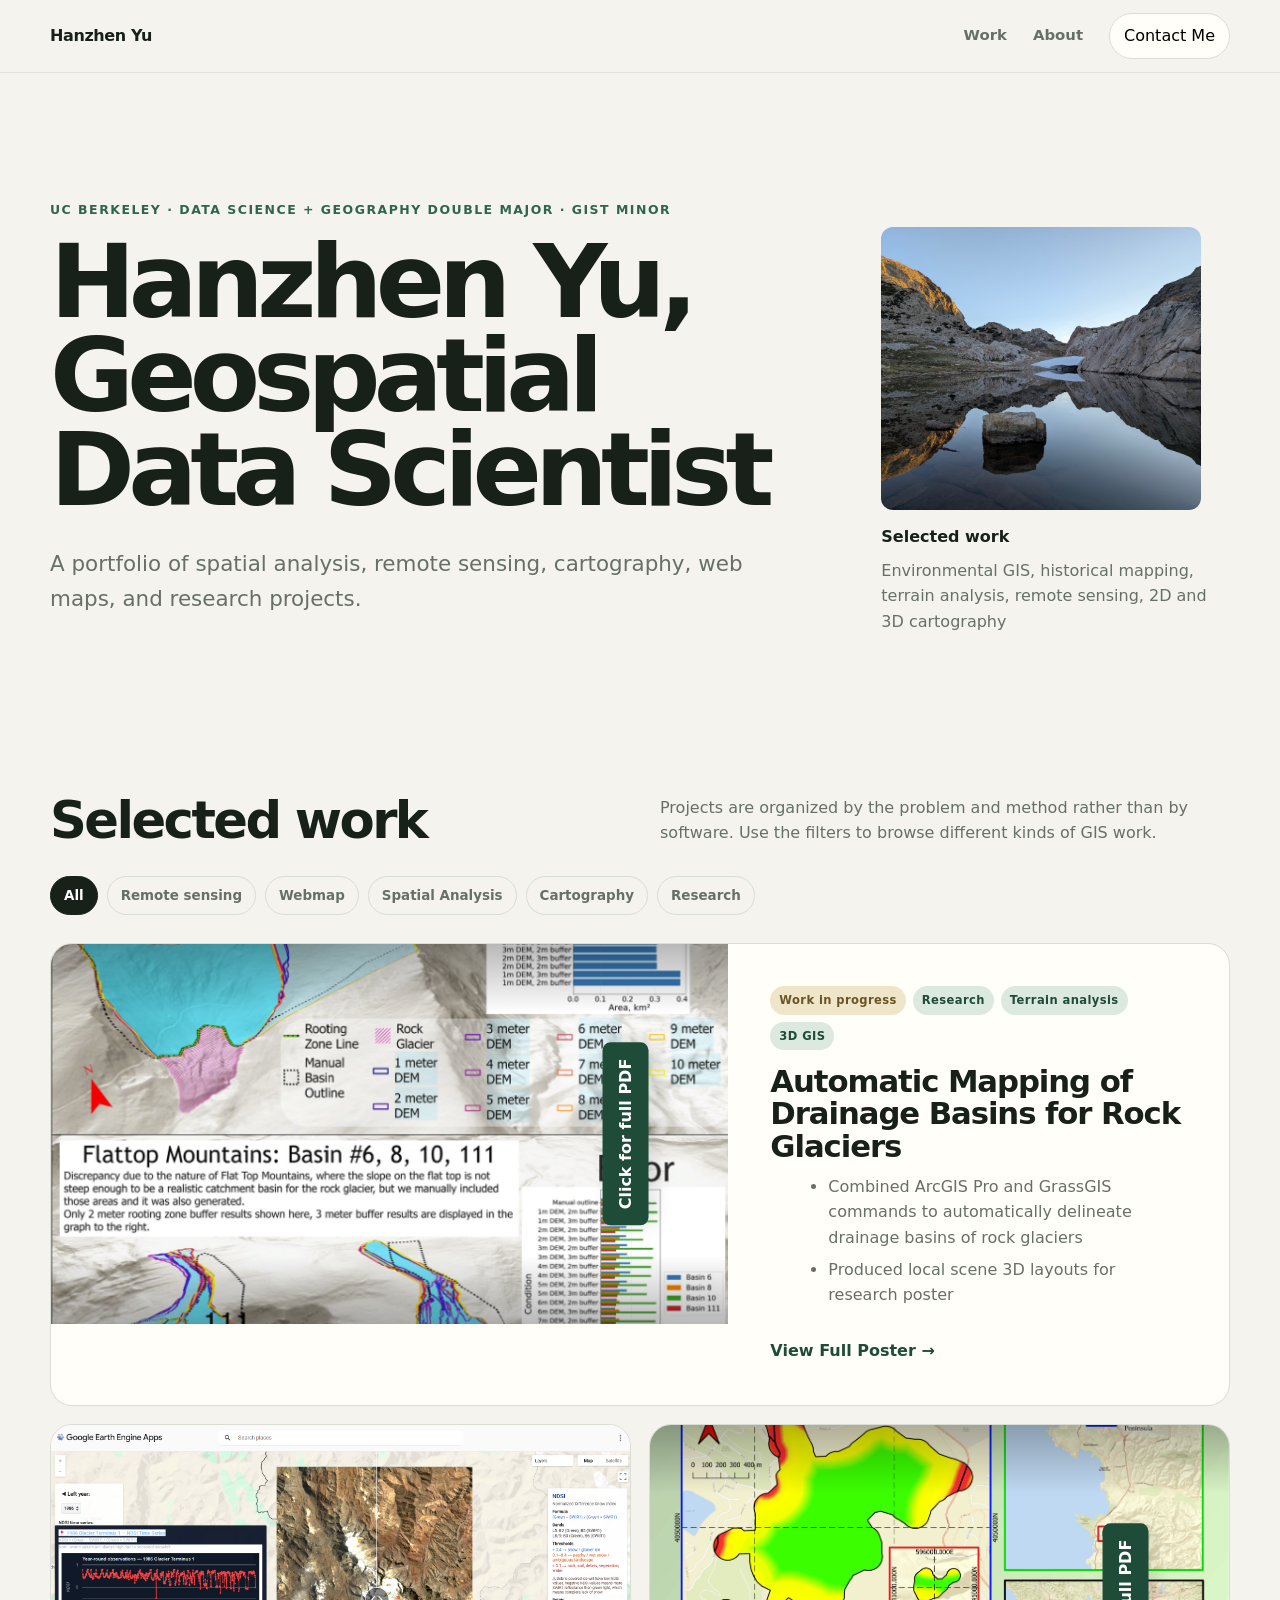
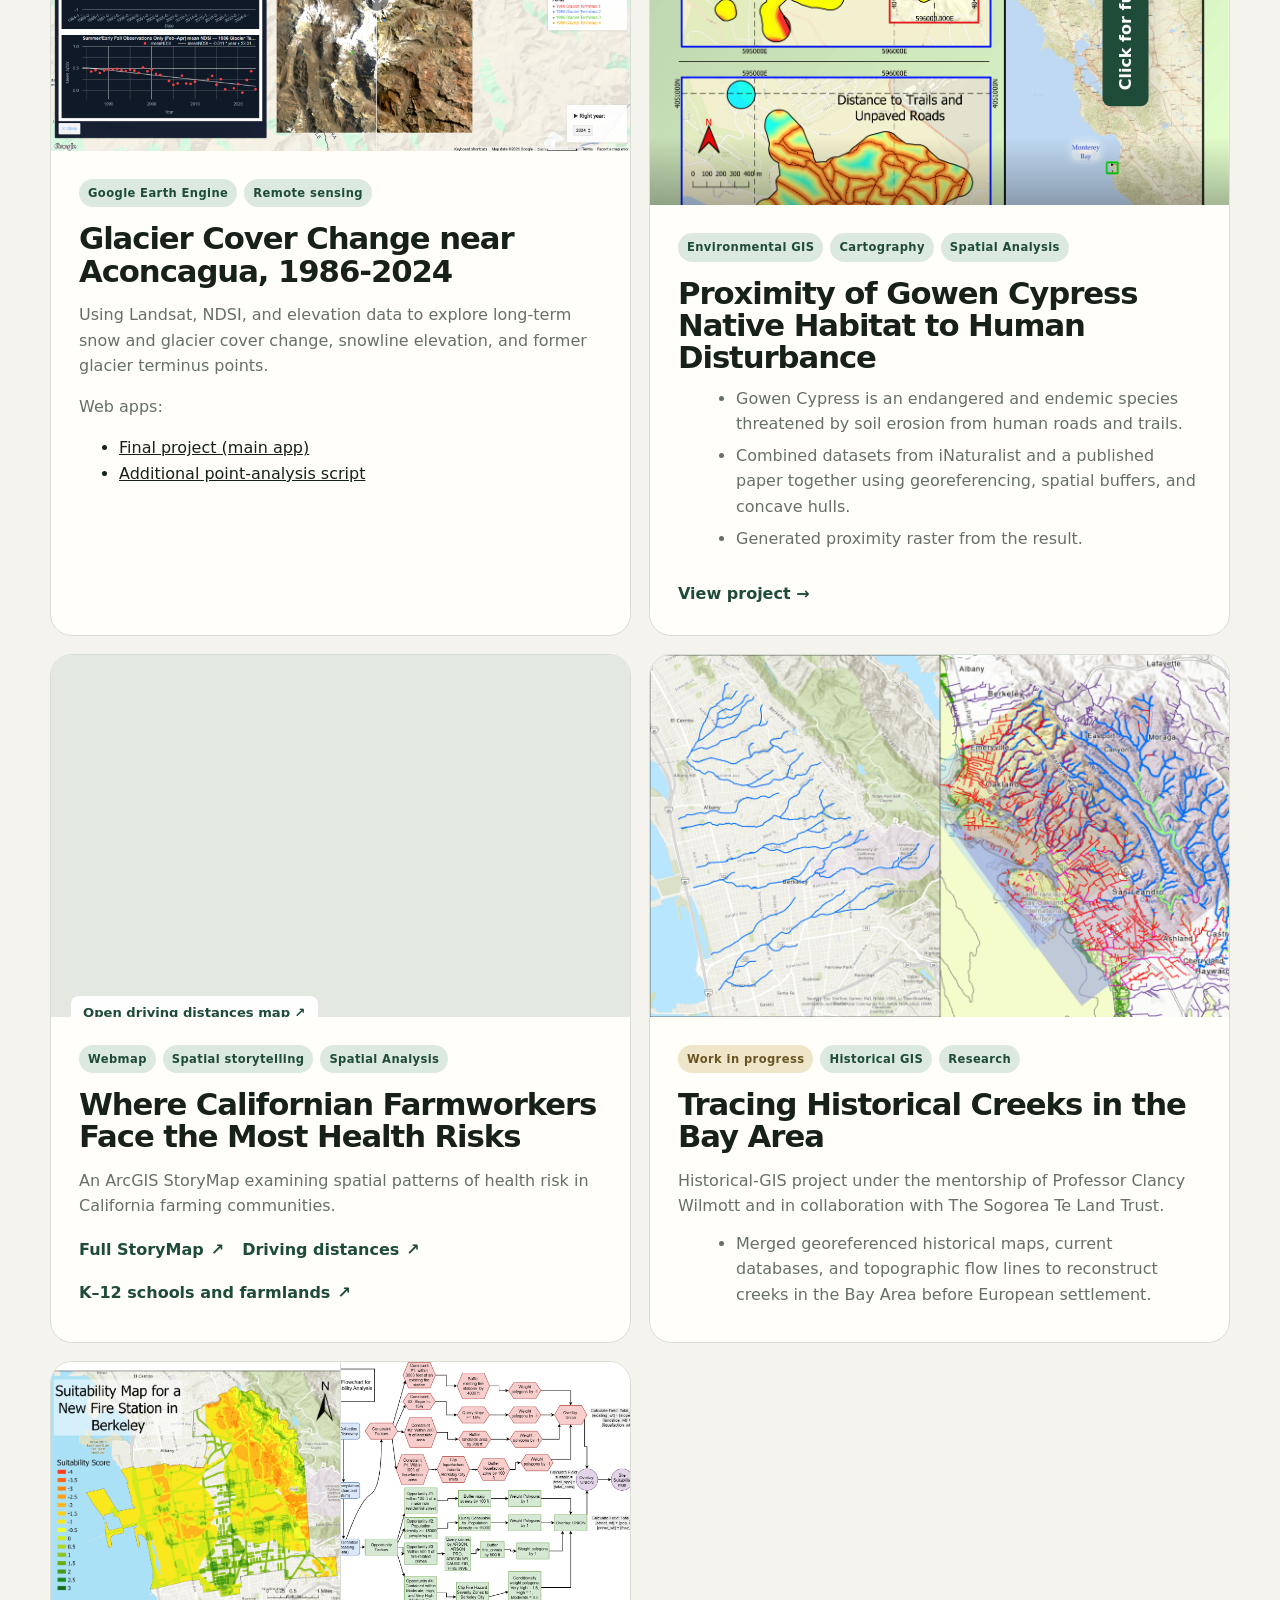
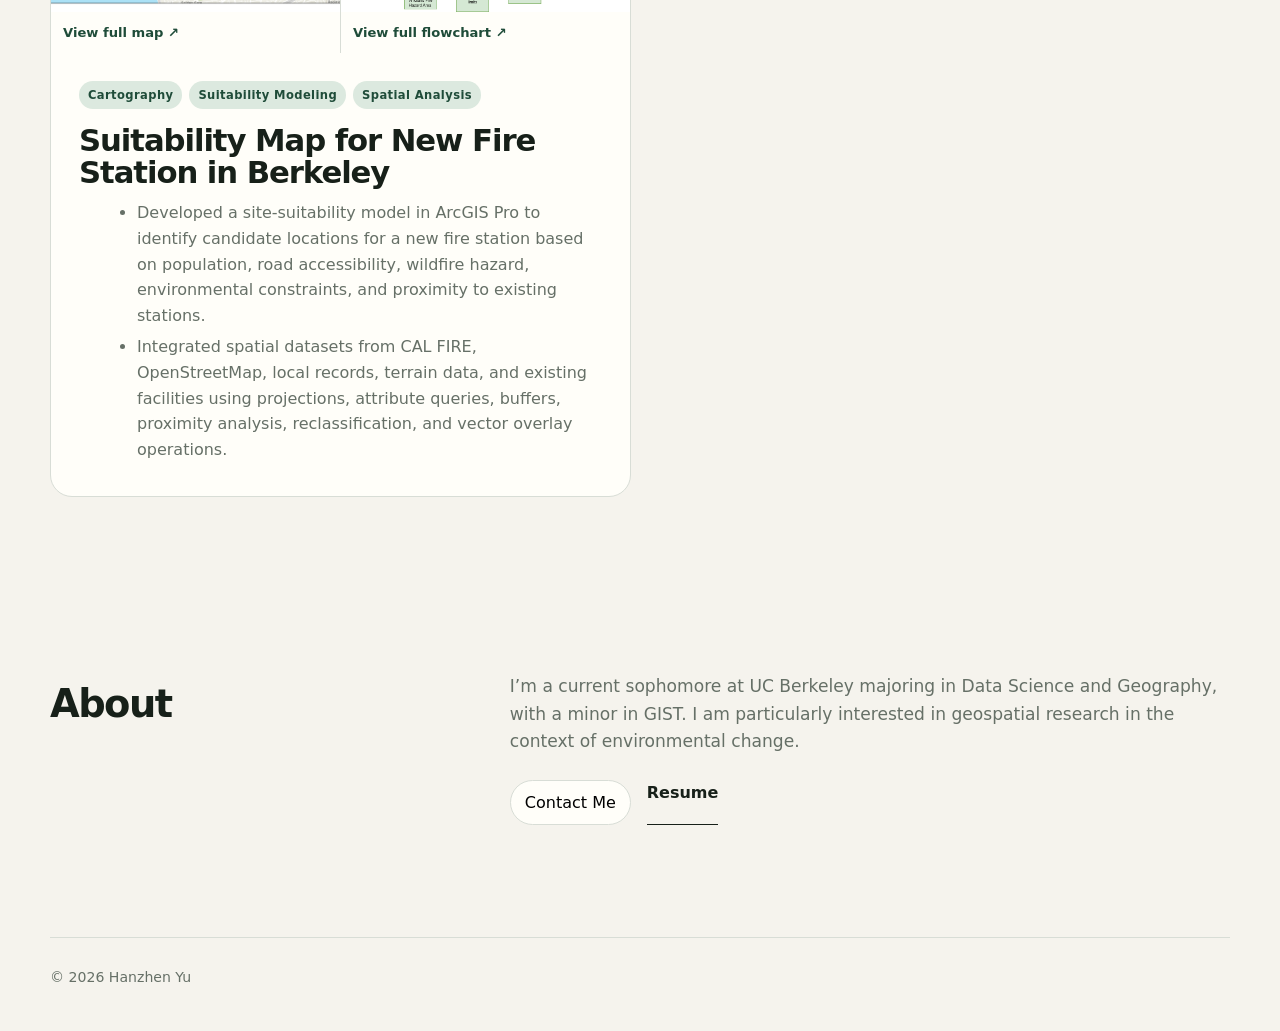
<file: index.html>
<!doctype html>
<html lang="en">
<head>
  <meta charset="utf-8">
  <meta name="viewport" content="width=device-width, initial-scale=1">
  <meta name="description" content="Hanzhen Yu - GIS, geography, cartography, remote sensing, and spatial data portfolio.">
  <title>Hanzhen Yu | GIS & Spatial Data</title>
  <link rel="stylesheet" href="styles.css">
</head>
<body>
  <header class="site-header">
    <nav class="nav wrap" aria-label="Main navigation">
      <a class="brand" href="index.html">Hanzhen Yu</a>
      <div class="nav-links">
        <a href="#work">Work</a>
        <a href="#about">About</a>
        <button type="button" class="nav-cta open-contact" id="contactBtn">Contact Me</button>
      </div>
    </nav>
  </header>

  <main>
    <section class="hero wrap">
      <div>
        <p class="kicker">UC BERKELEY · DATA SCIENCE + GEOGRAPHY DOUBLE MAJOR · GIST MINOR</p>
        <h1>Hanzhen Yu, Geospatial Data Scientist</h1>
        <p class="lead">A portfolio of spatial analysis, remote sensing, cartography, web maps, and research projects.</p>
      </div>
      <aside class="hero-aside">
        <div class="hero-image-small">
          <img src="assets/better_lake.jpg" alt="Lake scene">
        </div>
        <strong>Selected work</strong>
        <p>Environmental GIS, historical mapping, terrain analysis, remote sensing, 2D and 3D cartography</p>
      </aside>
    </section>

    <section class="section wrap" id="work">
      <div class="section-head">
        <h2>Selected work</h2>
        <p>Projects are organized by the problem and method rather than by software. Use the filters to browse different kinds of GIS work.</p>
      </div>

      <div class="filters" aria-label="Project filters">
        <button class="filter-btn active" data-filter="all">All</button>
        <button class="filter-btn" data-filter="remote">Remote sensing</button>
        <button class="filter-btn" data-filter="web">Webmap</button>
        <button class="filter-btn" data-filter="spatial-analysis">Spatial Analysis</button>
        <button class="filter-btn" data-filter="cartography">Cartography</button>
        <button class="filter-btn" data-filter="research">Research</button>
      </div>

      <div class="project-grid">
        <article class="card featured" data-category="research analysis cartography">
          <div class="card-media card-media-preview">
            <div class="crop-vertical">
              <img src="assets/Rock glaicer project button.png" alt="Rock Glacier Project research poster">
              <a class="pdf-vertical-button" href="assets/Yu_SPUR2026.jpg" target="_blank">Click for full PDF</a>
            </div>
          </div>
          <div class="card-body">
            <div class="card-label"><span class="pill wip">Work in progress</span><span class="pill">Research</span><span class="pill">Terrain analysis</span><span class="pill">3D GIS</span></div>
            <h3>Automatic Mapping of Drainage Basins for Rock Glaciers</h3>
            <ul class="project-bullets">
              <li>Combined ArcGIS Pro and GrassGIS commands to automatically delineate drainage basins of rock glaciers</li>
              <li>Produced local scene 3D layouts for research poster</li>
            </ul>
            <a class="card-link" href="assets/Yu_SPUR2026.jpg" target="_blank" rel="noreferrer">View Full Poster →</a>
          </div>
        </article>

        <article class="card" data-category="remote web analysis">
          <div class="card-media card-media-preview"><img src="assets/gee_project_cover.png" alt="GEE project cover for Aconcagua glacier"></div>
          <div class="card-body">
            <div class="card-label"><span class="pill">Google Earth Engine</span><span class="pill">Remote sensing</span></div>
            <h3>Glacier Cover Change near Aconcagua, 1986-2024</h3>
            <p>Using Landsat, NDSI, and elevation data to explore long-term snow and glacier cover change, snowline elevation, and former glacier terminus points.</p>
            <div class="gee-links">
              <p class="small">Web apps:</p>
              <ul class="small-list">
                <li><a href="https://yugeog185.projects.earthengine.app/view/geog-185-final-project---hanzhen-yu" target="_blank" rel="noreferrer">Final project (main app)</a></li>
                <li><a href="https://yugeog185.projects.earthengine.app/view/geog-185-project-additional-point-analysis-script---hanzhen-yu" target="_blank" rel="noreferrer">Additional point-analysis script</a></li>
              </ul>
            </div>
          </div>
        </article>

        <article class="card" data-category="analysis cartography spatial-analysis">
          <div class="card-media card-media-preview">
            <div class="crop-vertical">
              <img src="assets/gowen_cypress.png" alt="Proximity of Gowen Cypress Native Habitat to Human Disturbance">
              <a class="pdf-vertical-button" href="assets/gowen_cypress.pdf" target="_blank">Click for full PDF</a>
            </div>
          </div>
          <div class="card-body">
            <div class="card-label"><span class="pill">Environmental GIS</span><span class="pill">Cartography</span><span class="pill">Spatial Analysis</span></div>
              <h3>Proximity of Gowen Cypress Native Habitat to Human Disturbance</h3>
            <ul class="project-bullets">
              <li>Gowen Cypress is an endangered and endemic species threatened by soil erosion from human roads and trails.</li>
              <li>Combined datasets from iNaturalist and a published paper together using georeferencing, spatial buffers, and concave hulls.</li>
              <li>Generated proximity raster from the result.</li>
            </ul>
            <a class="card-link" href="assets/gowen_cypress.pdf" target="_blank">View project →</a>
          </div>
        </article>

        <article class="card" data-category="web analysis cartography spatial-analysis">
          <div class="card-media map-cover">
            <iframe src="https://cal.maps.arcgis.com/apps/mapviewer/index.html?webmap=e418926ec7a44b1b90511182c257c78b" title="Driving distances map across California" loading="lazy"></iframe>
            <a class="map-cover-label" href="https://cal.maps.arcgis.com/apps/mapviewer/index.html?webmap=e418926ec7a44b1b90511182c257c78b" target="_blank" rel="noreferrer">Open driving distances map <span aria-hidden="true">↗</span></a>
          </div>
          <div class="card-body">
            <div class="card-label"><span class="pill">Webmap</span><span class="pill">Spatial storytelling</span><span class="pill">Spatial Analysis</span></div>
            <h3>Where Californian Farmworkers Face the Most Health Risks</h3>
            <p>An ArcGIS StoryMap examining spatial patterns of health risk in California farming communities.</p>
            <div class="map-links" aria-label="Farmworker health maps">
              <a class="card-link" href="https://storymaps.arcgis.com/stories/59a6ea1c851f4271ac476e9fd3179119" target="_blank" rel="noreferrer">Full StoryMap <span aria-hidden="true">↗</span></a>
              <a class="card-link" href="https://cal.maps.arcgis.com/apps/mapviewer/index.html?webmap=e418926ec7a44b1b90511182c257c78b" target="_blank" rel="noreferrer">Driving distances <span aria-hidden="true">↗</span></a>
              <a class="card-link" href="https://cal.maps.arcgis.com/home/item.html?id=c51a9f32b4c54073a51452988f27b3f2#overview" target="_blank" rel="noreferrer">K–12 schools and farmlands <span aria-hidden="true">↗</span></a>
            </div>
          </div>
        </article>

        <article class="card" data-category="research cartography analysis">
          <div class="card-media">
            <img src="assets/Layout.png" alt="Historical creek map layout for the Bay Area">
          </div>
          <div class="card-body">
            <div class="card-label"><span class="pill wip">Work in progress</span><span class="pill">Historical GIS</span><span class="pill">Research</span></div>
            <h3>Tracing Historical Creeks in the Bay Area</h3>
            <p>Historical-GIS project under the mentorship of Professor Clancy Wilmott and in collaboration with The Sogorea Te Land Trust.</p>
            <ul class="project-bullets">
              <li>Merged georeferenced historical maps, current databases, and topographic flow lines to reconstruct creeks in the Bay Area before European settlement.</li>
            </ul>
          </div>
        </article>

        <article class="card" data-category="cartography analysis spatial-analysis">
          <div class="card-media image-pair-media" aria-label="Project map and workflow diagram">
            <figure class="project-image-preview">
              <a href="assets/Berkeley_Fire_suitability.png" target="_blank" rel="noreferrer" aria-label="View full-size fire station suitability map">
                <img src="assets/Berkeley_Fire_suitability.png" alt="Fire station site suitability map for Berkeley">
                <span>View full map <span aria-hidden="true">↗</span></span>
              </a>
            </figure>
            <figure class="project-image-preview">
              <a href="assets/Berkeley_new_fire_station_suitability)flowchart.png" target="_blank" rel="noreferrer" aria-label="View full-size suitability analysis flowchart">
                <img src="assets/Berkeley_new_fire_station_suitability)flowchart.png" alt="Flowchart of the Berkeley fire station suitability analysis">
                <span>View full flowchart <span aria-hidden="true">↗</span></span>
              </a>
            </figure>
          </div>
          <div class="card-body">
            <div class="card-label"><span class="pill">Cartography</span><span class="pill">Suitability Modeling</span><span class="pill">Spatial Analysis</span></div>
            <h3>Suitability Map for New Fire Station in Berkeley</h3>
            <ul class="project-bullets">
              <li>Developed a site-suitability model in ArcGIS Pro to identify candidate locations for a new fire station based on population, road accessibility, wildfire hazard, environmental constraints, and proximity to existing stations.</li>
              <li>Integrated spatial datasets from CAL FIRE, OpenStreetMap, local records, terrain data, and existing facilities using projections, attribute queries, buffers, proximity analysis, reclassification, and vector overlay operations.</li>
            </ul>
          </div>
        </article>
      </div>
    </section>

    

    <section class="section wrap" id="about">
      <div class="about-grid">
        <h2>About</h2>
        <div>
          <p>I’m a current sophomore at UC Berkeley majoring in Data Science and Geography, with a minor in GIST. I am particularly interested in geospatial research in the context of environmental change.</p>
          <div class="about-links">
            <button type="button" class="nav-cta open-contact" id="contactBtnBottom">Contact Me</button>
            <a class="text-link" href="assets/public resume.pdf" target="_blank" rel="noreferrer">Resume</a>
          </div>
        </div>
      </div>
    </section>
  </main>

  <footer class="footer wrap">
    <span>© <span id="year"></span> Hanzhen Yu</span>
    
  </footer>
  <div id="contactModal" class="contact-modal" aria-hidden="true" role="dialog" aria-labelledby="contactTitle">
    <div class="contact-modal-box" role="document">
      <button id="contactClose" class="contact-close" aria-label="Close">&times;</button>
      <p class="eyebrow">Get in touch</p>
      <h2 id="contactTitle">Contact Me</h2>

      <div class="contact-options">
        <a href="mailto:hanzhen625@berkeley.edu">
          Email
          <span>hanzhen625@berkeley.edu</span>
        </a>

        <a
          href="https://www.linkedin.com/in/hanzhen-yu/"
          target="_blank"
          rel="noreferrer"
        >
          LinkedIn
          <span>View profile ↗</span>
        </a>
      </div>
    </div>
  </div>

  <script src="script.js"></script>
</body>
</html>
</file>
<file: styles.css>
:root {
  --bg: #f5f3ed;
  --paper: #fffef9;
  --surface: var(--paper);
  --ink: #172019;
  --muted: #667067;
  --line: #d8ddd6;
  --green: #2f654d;
  --green-dark: #1f4c39;
  --green-soft: #dce9df;
  --sand: #e9e2d3;
  --blue: #dfe9ec;
  --shadow: 0 14px 40px rgba(25, 42, 31, .08);
  --radius: 22px;
  --max: 1180px;
}

* { box-sizing: border-box; }
html { scroll-behavior: smooth; }
body {
  margin: 0;
  background: var(--bg);
  color: var(--ink);
  font-family: Inter, ui-sans-serif, system-ui, -apple-system, BlinkMacSystemFont, "Segoe UI", sans-serif;
  line-height: 1.6;
  -webkit-font-smoothing: antialiased;
}
img { display: block; max-width: 100%; }
a { color: inherit; }
button { font: inherit; }

.wrap { width: min(var(--max), calc(100% - 48px)); margin-inline: auto; }

.site-header {
  position: sticky;
  top: 0;
  z-index: 50;
  backdrop-filter: blur(14px);
  background: color-mix(in srgb, var(--bg) 88%, transparent);
  border-bottom: 1px solid rgba(23, 32, 25, .08);
}
.nav {
  min-height: 72px;
  display: flex;
  align-items: center;
  justify-content: space-between;
  gap: 24px;
}
.brand {
  text-decoration: none;
  font-weight: 800;
  letter-spacing: -.025em;
}
.nav-links { display: flex; gap: 26px; align-items: center; }
.nav-links a {
  text-decoration: none;
  color: var(--muted);
  font-size: .93rem;
  font-weight: 650;
}
.nav-links a:hover { color: var(--ink); }
.nav-cta {
  padding: 9px 14px;
  border: 1px solid var(--line);
  border-radius: 999px;
  background: var(--paper);
}

.hero {
  padding: 108px 0 84px;
  display: grid;
  grid-template-columns: 1.5fr .75fr;
  align-items: center;
  gap: 80px;
}
.kicker {
  margin: 0 0 15px;
  font-size: .78rem;
  font-weight: 850;
  letter-spacing: .12em;
  text-transform: uppercase;
  color: var(--green);
}
.hero h1 {
  margin: 0;
  max-width: 850px;
  font-size: clamp(3.5rem, 8vw, 7rem);
  line-height: .92;
  letter-spacing: -.067em;
}
.hero .lead {
  max-width: 760px;
  margin: 30px 0 0;
  font-size: clamp(1.08rem, 1.7vw, 1.34rem);
  color: var(--muted);
}
.hero-aside {
  padding-left: 18px;
  color: var(--muted);
}
.hero-aside strong { display: block; color: var(--ink); margin-bottom: 8px; }
.hero-aside p { margin: 0; }

/* Small cropped image placed next to the main title */
.hero-image-small {
  width: 320px;
  max-height: 360px;
  overflow: hidden;
  border-radius: 12px;
  margin-bottom: 14px;
  align-self: center;
  border: 0;
  background: var(--paper);
}
.hero-image-small img {
  width: 100%;
  height: 100%;
  object-fit: cover;
  display: block;
}

.section { padding: 76px 0; }
.section-head {
  display: flex;
  justify-content: space-between;
  align-items: end;
  gap: 40px;
  margin-bottom: 30px;
}
.section-head h2 {
  margin: 0;
  font-size: clamp(2rem, 4vw, 3.5rem);
  letter-spacing: -.05em;
  line-height: 1;
}
.section-head p { max-width: 570px; margin: 0; color: var(--muted); }

.filters { display: flex; flex-wrap: wrap; gap: 9px; margin: 0 0 28px; }
.filter-btn {
  cursor: pointer;
  border: 1px solid var(--line);
  border-radius: 999px;
  background: transparent;
  color: var(--muted);
  padding: 8px 13px;
  font-weight: 700;
  font-size: .84rem;
}
.filter-btn:hover, .filter-btn.active {
  background: var(--ink);
  border-color: var(--ink);
  color: white;
}

.project-grid { display: grid; grid-template-columns: repeat(12, 1fr); gap: 18px; }
.card {
  grid-column: span 6;
  overflow: hidden;
  background: var(--paper);
  border: 1px solid var(--line);
  border-radius: var(--radius);
  transition: transform .22s ease, box-shadow .22s ease;
}
.card.featured { grid-column: span 12; display: grid; grid-template-columns: 1.15fr .85fr; }
.card:hover { transform: translateY(-3px); box-shadow: var(--shadow); }
.card-media {
  position: relative;
  background: #e3e8e1;
  overflow: hidden;
  aspect-ratio: 16 / 10;
}

.card-media.card-media-preview {
  aspect-ratio: auto;
  height: auto;
  background: transparent;
}
.image-pair-media {
  display: grid;
  grid-template-columns: 1fr 1fr;
  gap: 1px;
  aspect-ratio: auto;
  background: var(--line);
}
.project-image-preview {
  min-width: 0;
  margin: 0;
  background: var(--paper);
}
.project-image-preview a {
  display: grid;
  grid-template-rows: 250px auto;
  height: 100%;
  text-decoration: none;
}
.project-image-preview img {
  width: 100%;
  height: 250px;
  object-fit: contain;
  background: #f1f2ee;
}
.project-image-preview a > span {
  padding: 10px 12px;
  color: var(--green-dark);
  font-size: .82rem;
  font-weight: 800;
}
.project-image-preview a:hover > span { text-decoration: underline; }
.card.featured .card-media { aspect-ratio: auto; min-height: 420px; }
.card-media img { width: 100%; height: 100%; object-fit: cover; }
.card-body { padding: 28px; }
.card.featured .card-body { padding: 42px; display: flex; flex-direction: column; justify-content: center; }
.card-label {
  display: flex;
  gap: 7px;
  flex-wrap: wrap;
  margin-bottom: 15px;
}
.pill {
  display: inline-flex;
  align-items: center;
  border-radius: 999px;
  padding: 5px 9px;
  background: var(--green-soft);
  color: var(--green-dark);
  font-size: .72rem;
  font-weight: 800;
  letter-spacing: .035em;
}
.pill.wip { background: #efe5c8; color: #6a5524; }
.card h3 { margin: 0; font-size: clamp(1.45rem, 2.4vw, 2.2rem); letter-spacing: -.035em; line-height: 1.05; }
.card p { color: var(--muted); margin: 15px 0 0; }
.card-link {
  display: inline-flex;
  gap: 7px;
  align-items: center;
  margin-top: 24px;
  text-decoration: none;
  font-weight: 800;
  color: var(--green-dark);
}
.card-link:hover { text-decoration: underline; }

.placeholder-map {
  height: 100%;
  min-height: 290px;
  padding: 34px;
  display: flex;
  align-items: end;
  background:
    linear-gradient(120deg, transparent 48%, rgba(47,101,77,.14) 49%, rgba(47,101,77,.14) 51%, transparent 52%) 0 0 / 82px 82px,
    radial-gradient(circle at 28% 35%, rgba(47,101,77,.32) 0 5px, transparent 6px),
    radial-gradient(circle at 70% 62%, rgba(47,101,77,.32) 0 5px, transparent 6px),
    #e6ebe5;
}
.placeholder-map span {
  background: rgba(255,255,255,.92);
  border: 1px solid var(--line);
  border-radius: 12px;
  padding: 10px 12px;
  font-size: .8rem;
  font-weight: 800;
  color: var(--green-dark);
}

.map-cover a {
  position: relative;
  z-index: 1;
}
.map-cover iframe {
  display: block;
  width: 100%;
  height: 100%;
  min-height: 290px;
  border: 0;
}
.map-cover-label {
  position: absolute;
  left: 20px;
  bottom: 18px;
  padding: 9px 12px;
  border-radius: 8px;
  background: rgba(255,255,255,.94);
  color: var(--green-dark);
  font-size: .82rem;
  font-weight: 800;
}
.map-links { display: flex; flex-wrap: wrap; gap: 0 18px; }
.map-links .card-link { margin-top: 18px; }

.pdf-thumb {
  display: grid;
  place-items: center;
  width: 100%;
  height: 100%;
  min-height: 180px;
  text-decoration: none;
  color: var(--ink);
  background: linear-gradient(180deg, #f7f9f7, #e9efe9);
  border-radius: 12px;
  border: 1px solid var(--line);
  font-weight: 800;
}

.project-bullets { margin: 12px 0 0 18px; color: var(--muted); }
.project-bullets li { margin-bottom: 6px; }

/* Vertical crop for map preview and rotated PDF button */
.crop-vertical {
  position: relative;
  width: 100%;
  height: 380px;
  overflow: visible; /* allow vertical button to extend outside without clipping */
  border-radius: 12px;
}
.crop-vertical img {
  width: 100%;
  height: 100%;
  object-fit: cover;
  display: block;
  transform: none;
}
.crop-vertical::before,
.crop-vertical::after {
  content: "";
  position: absolute;
  left: 0;
  right: 0;
  height: 18%;
  pointer-events: none;
  z-index: 2;
}
.crop-vertical::before {
  top: 0;
  background: linear-gradient(180deg, rgba(0,0,0,0.28), rgba(0,0,0,0));
}
.crop-vertical::after {
  bottom: 0;
  background: linear-gradient(0deg, rgba(0,0,0,0.28), rgba(0,0,0,0));
}
.pdf-vertical-button {
  position: absolute;
  right: 12px; /* place inside the visible area */
  top: 50%;
  transform: translateY(-50%) rotate(-90deg); /* center vertically then rotate */
  transform-origin: center;
  background: var(--green-dark);
  color: white;
  padding: 10px 16px;
  border-radius: 8px;
  text-decoration: none;
  font-weight: 800;
  box-shadow: 0 6px 18px rgba(0,0,0,0.12);
  z-index: 3;
}
.pdf-vertical-button:hover { opacity: .92; }

@media (max-width: 900px) {
  .crop-vertical { height: 300px; }
  .pdf-vertical-button { right: -18px; padding: 8px 12px; }
}

.gallery-grid { display: grid; grid-template-columns: repeat(3, 1fr); gap: 16px; }
.gallery-item {
  min-height: 220px;
  overflow: hidden;
  position: relative;
  border: 1px solid var(--line);
  border-radius: 18px;
  background: var(--paper);
}
.gallery-item img { width: 100%; height: 100%; object-fit: cover; }
.gallery-caption {
  position: absolute;
  inset: auto 12px 12px 12px;
  padding: 10px 12px;
  border-radius: 12px;
  background: rgba(255,255,255,.9);
  backdrop-filter: blur(8px);
  font-size: .82rem;
  font-weight: 750;
}
.gallery-placeholder { display: grid; place-items: center; min-height: 220px; background: var(--blue); color: #53676e; text-align: center; padding: 20px; }

.about-grid {
  display: grid;
  grid-template-columns: .7fr 1.3fr;
  gap: 72px;
  padding-top: 24px;
}
.about-grid h2 { margin: 0; font-size: 2.4rem; letter-spacing: -.04em; }
.about-grid p { margin-top: 0; color: var(--muted); font-size: 1.07rem; }
.about-links { display: flex; gap: 16px; flex-wrap: wrap; margin-top: 24px; }
.text-link { font-weight: 800; text-decoration: none; border-bottom: 1px solid currentColor; }
.text-link:hover { color: var(--green); }

.footer {
  margin-top: 36px;
  border-top: 1px solid var(--line);
  padding: 28px 0 42px;
  display: flex;
  justify-content: space-between;
  gap: 20px;
  color: var(--muted);
  font-size: .88rem;
}

/* Project pages */
.project-hero { padding: 82px 0 46px; }
.project-hero h1 {
  margin: 0;
  max-width: 920px;
  font-size: clamp(2.8rem, 7vw, 5.8rem);
  line-height: .95;
  letter-spacing: -.06em;
}
.project-subtitle { max-width: 780px; margin: 24px 0 0; color: var(--muted); font-size: 1.2rem; }
.project-actions { display: flex; flex-wrap: wrap; gap: 11px; margin-top: 28px; }
.button {
  display: inline-flex;
  align-items: center;
  justify-content: center;
  padding: 11px 15px;
  border-radius: 999px;
  border: 1px solid var(--ink);
  background: var(--ink);
  color: white;
  text-decoration: none;
  font-weight: 800;
  font-size: .9rem;
}
.button.secondary { background: transparent; color: var(--ink); border-color: var(--line); }
.button:hover { opacity: .86; }
.hero-image { margin: 32px 0 0; overflow: hidden; border: 1px solid var(--line); border-radius: var(--radius); background: white; }
.hero-image img { width: 100%; max-height: 760px; object-fit: cover; }
.hero-image.contain img { object-fit: contain; max-height: none; }

.project-content { display: grid; grid-template-columns: 260px 1fr; gap: 70px; padding: 40px 0 90px; }
.project-sidebar { position: sticky; top: 104px; align-self: start; }
.meta-block { padding: 18px 0; border-top: 1px solid var(--line); }
.meta-block:last-child { border-bottom: 1px solid var(--line); }
.meta-label { display: block; color: var(--muted); font-size: .72rem; text-transform: uppercase; letter-spacing: .1em; font-weight: 850; }
.meta-value { display: block; margin-top: 5px; font-weight: 700; }
.prose { max-width: 790px; }
.prose h2 { margin: 56px 0 16px; font-size: 2rem; letter-spacing: -.04em; }
.prose h2:first-child { margin-top: 0; }
.prose p { color: #4f5b52; font-size: 1.03rem; }
.prose ul { color: #4f5b52; padding-left: 22px; }
.callout {
  margin: 28px 0;
  padding: 22px 24px;
  border-radius: 16px;
  background: var(--green-soft);
  color: var(--green-dark);
  font-weight: 650;
}
.stats { display: grid; grid-template-columns: repeat(3, 1fr); gap: 12px; margin: 28px 0; }
.stat { padding: 20px; border: 1px solid var(--line); border-radius: 16px; background: var(--paper); }
.stat strong { display: block; font-size: 1.7rem; letter-spacing: -.035em; }
.stat span { color: var(--muted); font-size: .83rem; }
.image-pair { display: grid; grid-template-columns: 1fr 1fr; gap: 14px; margin: 28px 0; }
.image-slot { min-height: 280px; border: 1px dashed #aab4ac; border-radius: 16px; background: #eef1ed; display: grid; place-items: center; padding: 24px; color: var(--muted); text-align: center; }
.process { counter-reset: step; display: grid; gap: 12px; margin: 24px 0; }
.process-step { position: relative; padding: 20px 20px 20px 62px; border: 1px solid var(--line); border-radius: 16px; background: var(--paper); }
.process-step::before { counter-increment: step; content: counter(step); position: absolute; left: 19px; top: 18px; width: 28px; height: 28px; border-radius: 50%; display: grid; place-items: center; background: var(--ink); color: white; font-size: .78rem; font-weight: 800; }
.process-step strong { display: block; margin-bottom: 3px; }
.process-step span { color: var(--muted); }
.back-link { text-decoration: none; color: var(--muted); font-weight: 750; }
.back-link:hover { color: var(--ink); }

@media (max-width: 900px) {
  .hero, .about-grid, .project-content { grid-template-columns: 1fr; }
  .hero { gap: 36px; padding-top: 80px; }
  .hero-aside { padding: 24px 0 0; border-left: 0; border-top: 1px solid var(--line); }
  .card, .card.featured { grid-column: span 12; }
  .card.featured { grid-template-columns: 1fr; }
  .card.featured .card-media { min-height: 310px; }
  .gallery-grid { grid-template-columns: 1fr 1fr; }
  .project-sidebar { position: static; }
  .hero-image-small { display: none; }
}

@media (max-width: 650px) {
  .wrap { width: min(100% - 28px, var(--max)); }
  .nav-links a:not(.nav-cta) { display: none; }
  .hero { padding: 64px 0 58px; }
  .section { padding: 56px 0; }
  .section-head { flex-direction: column; align-items: start; gap: 14px; }
  .gallery-grid, .image-pair, .stats { grid-template-columns: 1fr; }
  .image-pair-media { grid-template-columns: 1fr; }
  .card-body, .card.featured .card-body { padding: 24px; }
  .footer { flex-direction: column; }
}

/* Contact popup */

.contact-modal {
  position: fixed;
  inset: 0;
  z-index: 1000;

  display: none;
  align-items: center;
  justify-content: center;

  padding: 24px;
  background: rgba(17, 25, 20, 0.45);
  backdrop-filter: blur(6px);
}

.contact-modal.open {
  display: flex;
}

.contact-modal-box {
  position: relative;
  width: 100%;
  max-width: 460px;

  padding: 36px;
  border: 1px solid var(--line);
  border-radius: 18px;

  background: var(--surface);
  box-shadow: 0 24px 70px rgba(0, 0, 0, 0.18);
}

.contact-modal-box h2 {
  margin: 0 0 28px;
  font-size: 2rem;
  letter-spacing: -0.04em;
}

.contact-close {
  position: absolute;
  top: 16px;
  right: 18px;

  border: 0;
  background: none;
  color: var(--muted);

  font-size: 1.8rem;
  cursor: pointer;
}

.contact-options {
  display: grid;
  gap: 12px;
}

.contact-options a {
  display: flex;
  justify-content: space-between;
  align-items: center;
  gap: 20px;

  padding: 18px;
  border: 1px solid var(--line);
  border-radius: 12px;

  text-decoration: none;
  font-weight: 750;
}

.contact-options a:hover {
  border-color: var(--accent);
  background: var(--accent-soft);
}

.contact-options span {
  color: var(--muted);
  font-size: 0.85rem;
  font-weight: 500;
}
</file>
